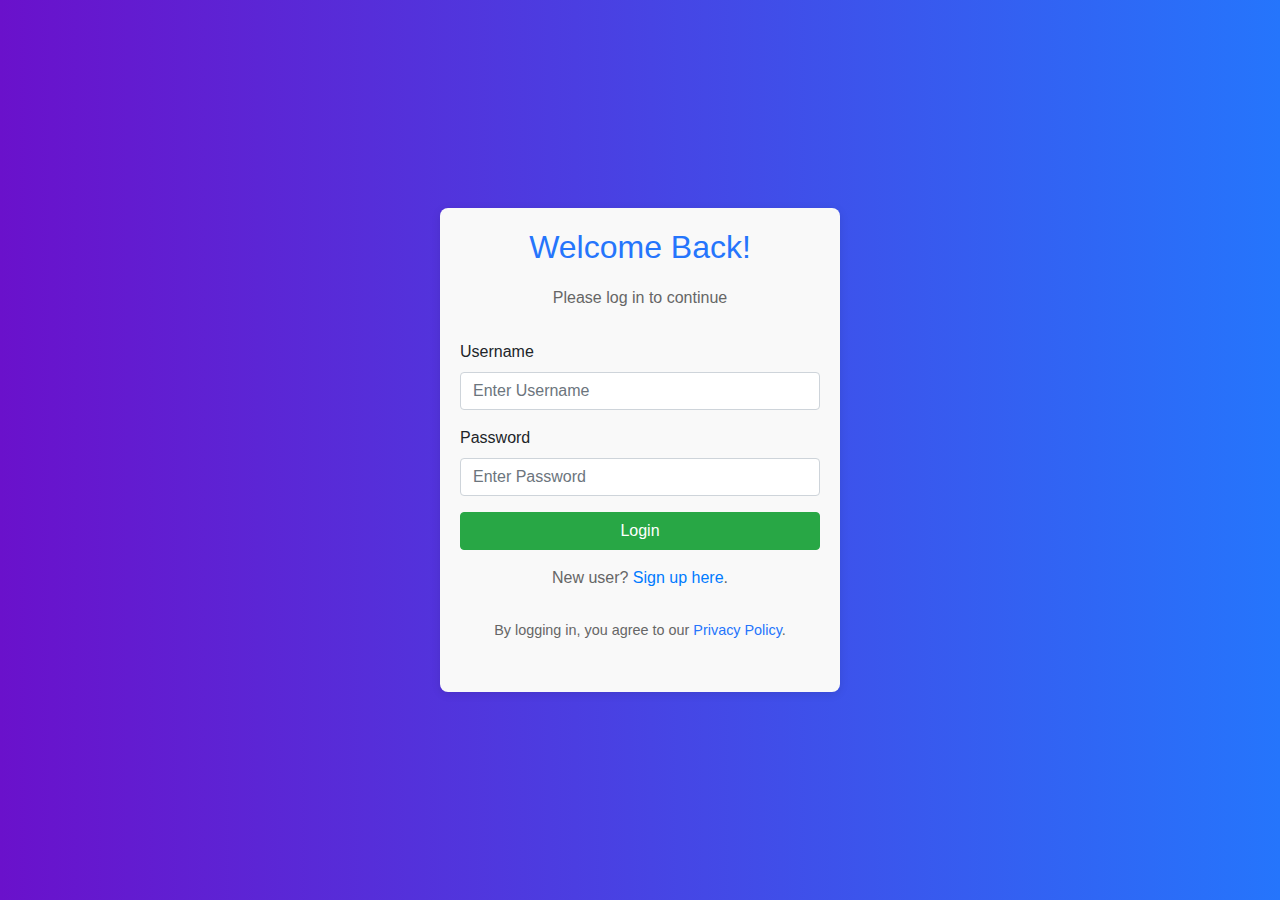
<file: index.html>
<!DOCTYPE html>
<html lang="en">
<head>
    <meta charset="UTF-8">
    <meta name="viewport" content="width=device-width, initial-scale=1.0">
    <title>Women's Safety App - Login/Signup</title>
    <link rel="stylesheet" href="https://maxcdn.bootstrapcdn.com/bootstrap/4.5.2/css/bootstrap.min.css">
    <link rel="stylesheet" href="styles.css">
    <style>
        .container-fluid {
            height: 100vh;
            display: flex;
            align-items: center;
            justify-content: center;
        }
        .form-box {
            width: 100%;
            max-width: 400px;
            background: #f9f9f9;
            padding: 20px;
            border-radius: 8px;
            box-shadow: 0 2px 10px rgba(0,0,0,0.1);
        }
        .footer {
            margin-top: 10px;
        }
    </style>
</head>
<body>

<div class="container-fluid">
    <div class="form-box" id="formBox">
        <!-- Login Form -->
        <div id="loginForm" class="form-section">
            <h2>Welcome Back!</h2>
            <p>Please log in to continue</p>
            <form onsubmit="return handleLogin(event)">
                <div class="form-group">
                    <label for="username">Username</label>
                    <input type="text" id="username" class="form-control" placeholder="Enter Username" required>
                </div>
                <div class="form-group">
                    <label for="password">Password</label>
                    <input type="password" id="password" class="form-control" placeholder="Enter Password" required>
                </div>
                <button type="submit" class="btn btn-success btn-block">Login</button>
            </form>
            <div class="mt-3 text-center">
                <p>New user? <a href="#" onclick="toggleForm()">Sign up here</a>.</p>
            </div>
            <div class="footer mt-3">
                <p>By logging in, you agree to our <a href="#">Privacy Policy</a>.</p>
            </div>
        </div>

        <!-- Signup Form -->
        <div id="signupForm" class="form-section" style="display: none;">
            <h2>Create an Account</h2>
            <form onsubmit="return handleSignup(event)">
                <div class="form-group">
                    <label for="aadhar">Aadhar Number</label>
                    <input type="text" id="aadhar" class="form-control" placeholder="Enter Aadhar Number" required>
                </div>
                <button type="button" class="btn btn-primary btn-block" onclick="sendOTP()">Verify Aadhar</button>
                
                <div id="otpSection" style="display: none;" class="mt-3">
                    <label for="otp">Enter OTP</label>
                    <input type="text" id="otp" class="form-control" placeholder="Enter OTP" required>
                    <button type="button" class="btn btn-secondary btn-block mt-2" onclick="verifyOTP()">Verify OTP</button>
                </div>

                <!-- New Username and Password Setup -->
                <div id="newUserSetup" style="display: none;" class="mt-3">
                    <div class="form-group">
                        <label for="newUsername">Username</label>
                        <input type="text" id="newUsername" class="form-control" placeholder="Create Username" required>
                    </div>
                    <div class="form-group">
                        <label for="newPassword">Password</label>
                        <input type="password" id="newPassword" class="form-control" placeholder="Create Password" required>
                    </div>
                    <button type="submit" class="btn btn-success btn-block" id="signupButton">Sign Up</button>
                </div>
            </form>
            <div class="mt-3 text-center">
                <p>Already have an account? <a href="#" onclick="toggleForm()">Login here</a>.</p>
            </div>
        </div>
    </div>
</div>

<script src="https://code.jquery.com/jquery-3.5.1.slim.min.js"></script>
<script src="https://cdn.jsdelivr.net/npm/@popperjs/core@2.9.2/dist/umd/popper.min.js"></script>
<script src="https://maxcdn.bootstrapcdn.com/bootstrap/4.5.2/js/bootstrap.min.js"></script>
<script>
    let isOtpVerified = false;

    function toggleForm() {
        const loginForm = document.getElementById("loginForm");
        const signupForm = document.getElementById("signupForm");
        if (loginForm.style.display === "none") {
            loginForm.style.display = "block";
            signupForm.style.display = "none";
        } else {
            loginForm.style.display = "none";
            signupForm.style.display = "block";
        }
    }

    function sendOTP() {
        const aadhar = document.getElementById("aadhar").value;
        if (aadhar) {
            alert("OTP sent to the registered mobile number associated with Aadhar: " + aadhar);
            document.getElementById("otpSection").style.display = "block"; // Show OTP section
        } else {
            alert("Please enter a valid Aadhar number.");
        }
    }

    function verifyOTP() {
        const otp = document.getElementById("otp").value;
        // Simulate OTP verification
        if (otp === "1234") { // Assuming "1234" is the correct OTP
            alert("OTP verified successfully!");
            isOtpVerified = true;
            document.getElementById("newUserSetup").style.display = "block"; // Show new username and password fields
        } else {
            alert("Invalid OTP. Please try again.");
        }
    }

    function handleLogin(event) {
        event.preventDefault(); // Prevent the default form submission
        const username = document.getElementById("username").value;
        const password = document.getElementById("password").value;

        // Simulate successful login for demonstration
        if (username && password) {
            // Redirect to the next page (e.g., dashboard.html)
            window.location.href = "dashboard.html";
        } else {
            alert("Please enter valid credentials.");
        }
    }

    function handleSignup(event) {
        event.preventDefault(); // Prevent the default form submission
        const aadhar = document.getElementById("aadhar").value;
        const newUsername = document.getElementById("newUsername").value;
        const newPassword = document.getElementById("newPassword").value;

        if (isOtpVerified && aadhar && newUsername && newPassword) {
            alert("Signup successful! You can now log in.");
            // Reset the form and switch to login
            toggleForm();
            document.getElementById("signupForm").reset();
            document.getElementById("otpSection").style.display = "none"; // Hide OTP section
            document.getElementById("newUserSetup").style.display = "none"; // Hide new user setup section
            isOtpVerified = false; // Reset OTP verification status
        } else {
            alert("Please fill out all fields and verify OTP.");
        }
    }
</script>
</body>
</html>
</file>
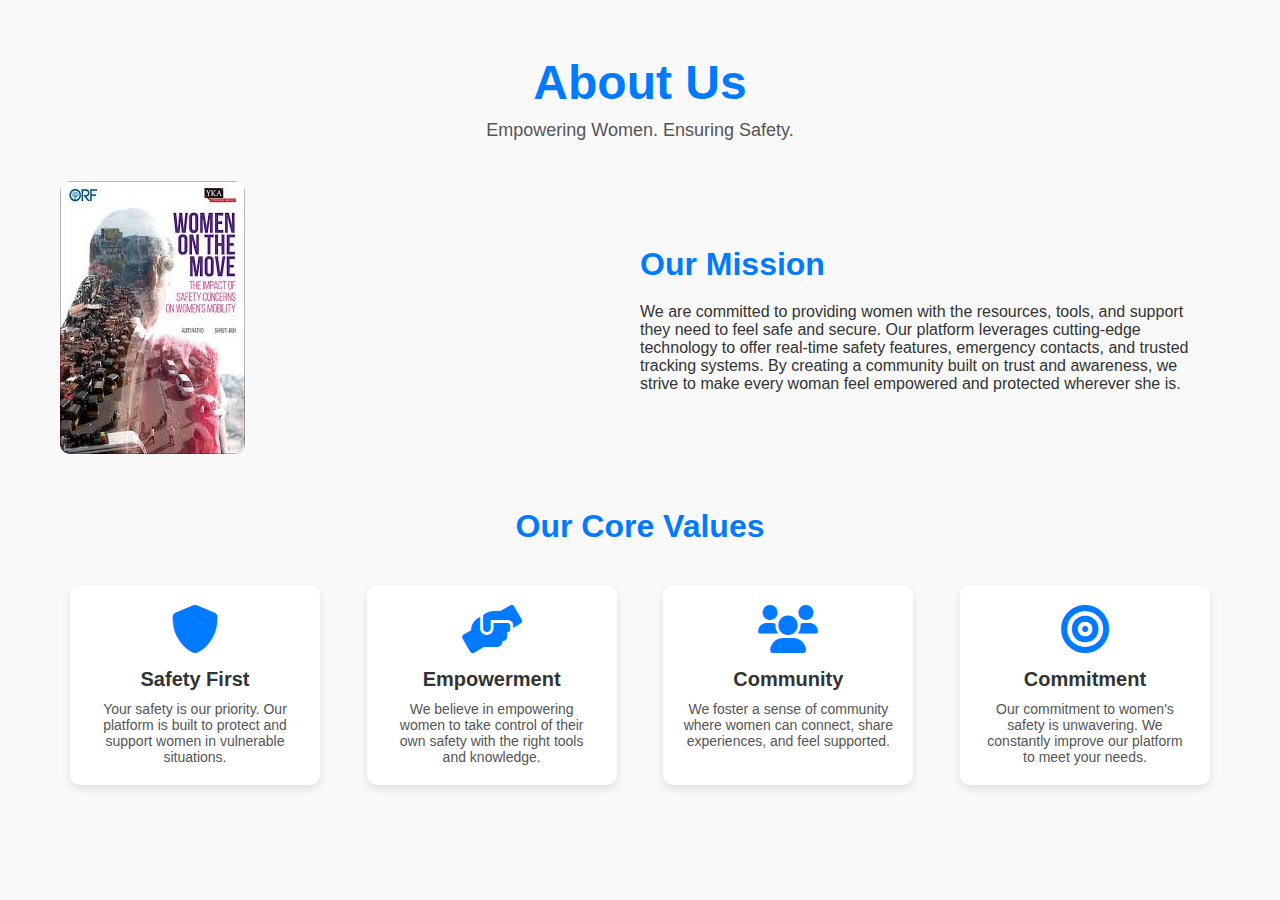
<file: about.html>
<!DOCTYPE html>
<html lang="en">
<head>
    <meta charset="UTF-8">
    <meta name="viewport" content="width=device-width, initial-scale=1.0">
    <title>About Us - Women's Safety</title>
    <link rel="stylesheet" href="about.css">
    <link rel="stylesheet" href="https://cdnjs.cloudflare.com/ajax/libs/font-awesome/6.0.0-beta3/css/all.min.css">
</head>
<body>
    <div class="about-container">
        <header>
            <h1>About Us</h1>
            <p>Empowering Women. Ensuring Safety.</p>
        </header>
        
        <section class="mission-section">
            <div class="mission-image">
                <img src="women.jpeg" alt="Mission">
            </div>
            <div class="mission-text">
                <h2>Our Mission</h2>
                <p>We are committed to providing women with the resources, tools, and support they need to feel safe and secure. Our platform leverages cutting-edge technology to offer real-time safety features, emergency contacts, and trusted tracking systems. By creating a community built on trust and awareness, we strive to make every woman feel empowered and protected wherever she is.</p>
            </div>
        </section>

        <section class="values-section">
            <h2>Our Core Values</h2>
            <div class="values">
                <div class="value-card">
                    <i class="fas fa-shield-alt"></i>
                    <h3>Safety First</h3>
                    <p>Your safety is our priority. Our platform is built to protect and support women in vulnerable situations.</p>
                </div>
                <div class="value-card">
                    <i class="fas fa-hands-helping"></i>
                    <h3>Empowerment</h3>
                    <p>We believe in empowering women to take control of their own safety with the right tools and knowledge.</p>
                </div>
                <div class="value-card">
                    <i class="fas fa-users"></i>
                    <h3>Community</h3>
                    <p>We foster a sense of community where women can connect, share experiences, and feel supported.</p>
                </div>
                <div class="value-card">
                    <i class="fas fa-bullseye"></i>
                    <h3>Commitment</h3>
                    <p>Our commitment to women's safety is unwavering. We constantly improve our platform to meet your needs.</p>
                </div>
            </div>
        </section>

       
        </section>
    </div>
</body>
</html>
</file>
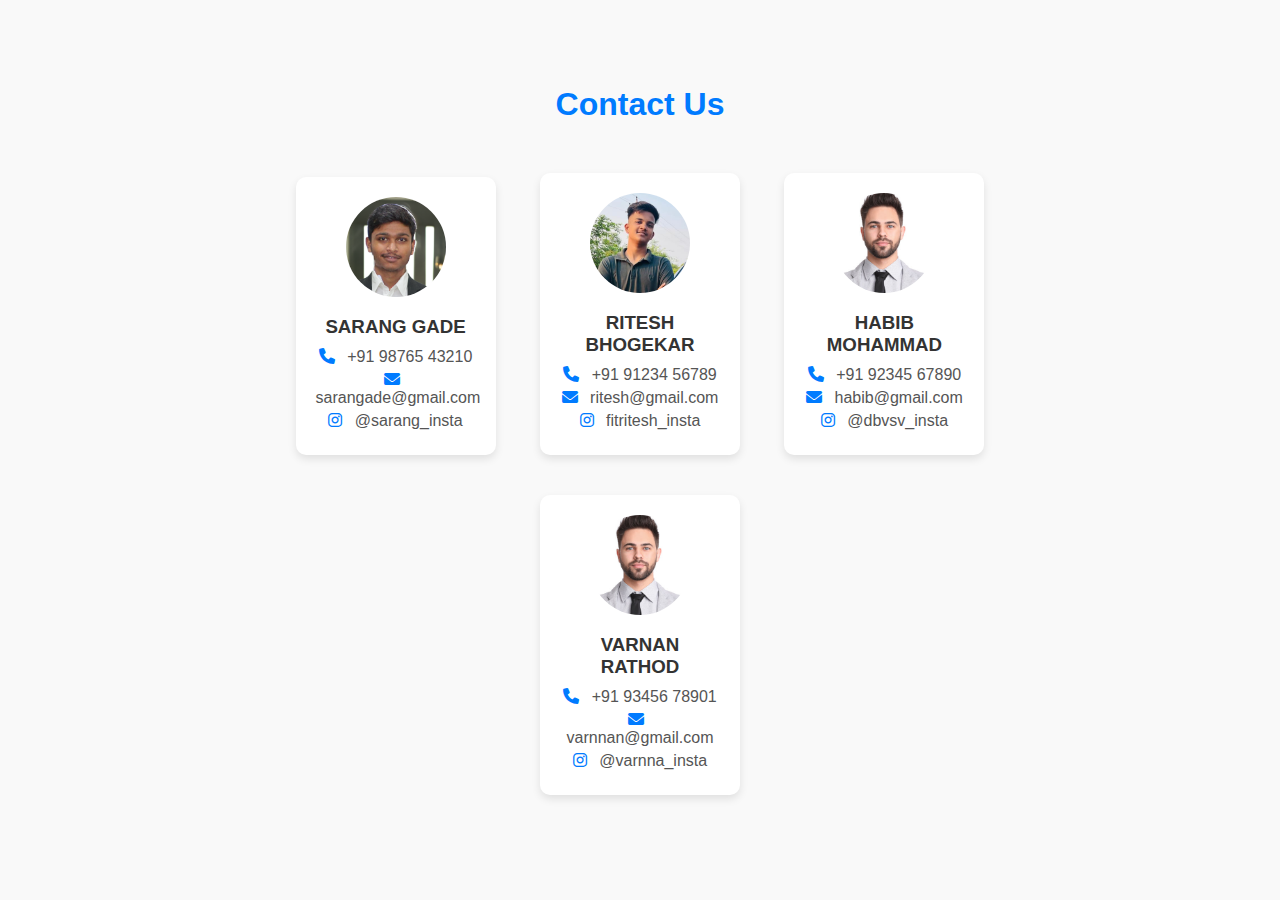
<file: contact.html>
<!DOCTYPE html>
<html lang="en">
<head>
    <meta charset="UTF-8">
    <meta name="viewport" content="width=device-width, initial-scale=1.0">
    <title>Contact Us</title>
    <link rel="stylesheet" href="contact.css">
    <link rel="stylesheet" href="https://cdnjs.cloudflare.com/ajax/libs/font-awesome/6.0.0-beta3/css/all.min.css">
</head>
<body>
    <div class="contact-container">
        <h1>Contact Us</h1>
        <div class="contact-card">
            <img src="sarang.png" alt="SARANG GADE" class="profile-pic">
            <h3>SARANG GADE</h3>
            <p><i class="fas fa-phone"></i> +91 98765 43210</p>
            <p><i class="fas fa-envelope"></i> sarangade@gmail.com</p>
            <p><i class="fab fa-instagram"></i> @sarang_insta</p>
        </div>

        <div class="contact-card">
            <img src="ritesh.jpg" alt="Pers" class="profile-pic">
            <h3>RITESH BHOGEKAR</h3>
            <p><i class="fas fa-phone"></i> +91 91234 56789</p>
            <p><i class="fas fa-envelope"></i> ritesh@gmail.com</p>
            <p><i class="fab fa-instagram"></i> fitritesh_insta</p>
        </div>

        <div class="contact-card">
            <img src="photo1.jpg" alt="Person 3" class="profile-pic">
            <h3>HABIB MOHAMMAD</h3>
            <p><i class="fas fa-phone"></i> +91 92345 67890</p>
            <p><i class="fas fa-envelope"></i> habib@gmail.com</p>
            <p><i class="fab fa-instagram"></i> @dbvsv_insta</p>
        </div>

        <div class="contact-card">
            <img src="photo1.jpg" alt="Person 4" class="profile-pic">
            <h3>VARNAN RATHOD</h3>
            <p><i class="fas fa-phone"></i> +91 93456 78901</p>
            <p><i class="fas fa-envelope"></i> varnnan@gmail.com</p>
            <p><i class="fab fa-instagram"></i> @varnna_insta</p>
        </div>
    </div>
</body>
</html>
</file>
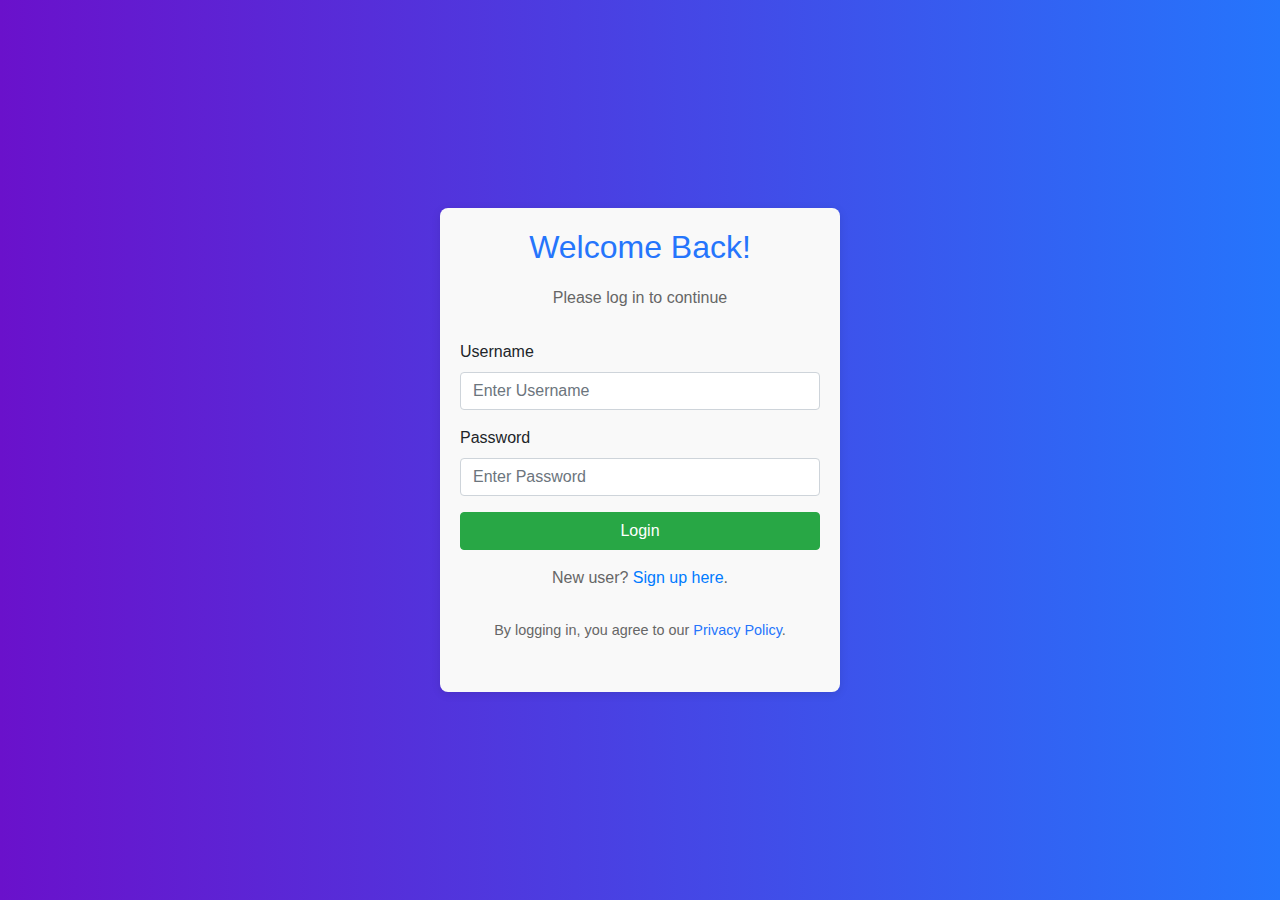
<file: habib/footer habib.html>
<!DOCTYPE html>
<html lang="en">
<head>
    <meta charset="UTF-8">
    <meta name="viewport" content="width=device-width, initial-scale=1.0">
    <title>Women's Safety App - Login/Signup</title>
    <link rel="stylesheet" href="https://maxcdn.bootstrapcdn.com/bootstrap/4.5.2/css/bootstrap.min.css">
    <link rel="stylesheet" href="/habib/footer.css">
    <style>
        .container-fluid {
            height: 100vh;
            display: flex;
            align-items: center;
            justify-content: center;
        }
        .form-box {
            width: 100%;
            max-width: 400px;
            background: #f9f9f9;
            padding: 20px;
            border-radius: 8px;
            box-shadow: 0 2px 10px rgba(0,0,0,0.1);
        }
        .footer {
            margin-top: 10px;
        }
    </style>
</head>
<body>

<div class="container-fluid">
    <div class="form-box" id="formBox">
        <!-- Login Form -->
        <div id="loginForm" class="form-section">
            <h2>Welcome Back!</h2>
            <p>Please log in to continue</p>
            <form onsubmit="return handleLogin(event)">
                <div class="form-group">
                    <label for="username">Username</label>
                    <input type="text" id="username" class="form-control" placeholder="Enter Username" required>
                </div>
                <div class="form-group">
                    <label for="password">Password</label>
                    <input type="password" id="password" class="form-control" placeholder="Enter Password" required>
                </div>
                <button type="submit" class="btn btn-success btn-block">Login</button>
            </form>
            <div class="mt-3 text-center">
                <p>New user? <a href="#" onclick="toggleForm()">Sign up here</a>.</p>
            </div>
            <div class="footer mt-3">
                <p>By logging in, you agree to our <a href="#">Privacy Policy</a>.</p>
            </div>
        </div>

        <!-- Signup Form -->
        <div id="signupForm" class="form-section" style="display: none;">
            <h2>Create an Account</h2>
            <form onsubmit="return handleSignup(event)">
                <div class="form-group">
                    <label for="aadhar">Aadhar Number</label>
                    <input type="text" id="aadhar" class="form-control" placeholder="Enter Aadhar Number" required>
                </div>
                <button type="button" class="btn btn-primary btn-block" onclick="sendOTP()">Verify Aadhar</button>
                
                <div id="otpSection" style="display: none;" class="mt-3">
                    <label for="otp">Enter OTP</label>
                    <input type="text" id="otp" class="form-control" placeholder="Enter OTP" required>
                    <button type="button" class="btn btn-secondary btn-block mt-2" onclick="verifyOTP()">Verify OTP</button>
                </div>

                <!-- New Username and Password Setup -->
                <div id="newUserSetup" style="display: none;" class="mt-3">
                    <div class="form-group">
                        <label for="newUsername">Username</label>
                        <input type="text" id="newUsername" class="form-control" placeholder="Create Username" required>
                    </div>
                    <div class="form-group">
                        <label for="newPassword">Password</label>
                        <input type="password" id="newPassword" class="form-control" placeholder="Create Password" required>
                    </div>
                    <button type="submit" class="btn btn-success btn-block" id="signupButton">Sign Up</button>
                </div>
            </form>
            <div class="mt-3 text-center">
                <p>Already have an account? <a href="#" onclick="toggleForm()">Login here</a>.</p>
            </div>
        </div>
    </div>
</div>

<script src="https://code.jquery.com/jquery-3.5.1.slim.min.js"></script>
<script src="https://cdn.jsdelivr.net/npm/@popperjs/core@2.9.2/dist/umd/popper.min.js"></script>
<script src="https://maxcdn.bootstrapcdn.com/bootstrap/4.5.2/js/bootstrap.min.js"></script>
<script>
    let isOtpVerified = false;

    function toggleForm() {
        const loginForm = document.getElementById("loginForm");
        const signupForm = document.getElementById("signupForm");
        if (loginForm.style.display === "none") {
            loginForm.style.display = "block";
            signupForm.style.display = "none";
        } else {
            loginForm.style.display = "none";
            signupForm.style.display = "block";
        }
    }

    function sendOTP() {
        const aadhar = document.getElementById("aadhar").value;
        if (aadhar) {
            alert("OTP sent to the registered mobile number associated with Aadhar: " + aadhar);
            document.getElementById("otpSection").style.display = "block"; // Show OTP section
        } else {
            alert("Please enter a valid Aadhar number.");
        }
    }

    function verifyOTP() {
        const otp = document.getElementById("otp").value;
        // Simulate OTP verification
        if (otp === "1234") { // Assuming "1234" is the correct OTP
            alert("OTP verified successfully!");
            isOtpVerified = true;
            document.getElementById("newUserSetup").style.display = "block"; // Show new username and password fields
        } else {
            alert("Invalid OTP. Please try again.");
        }
    }

    function handleLogin(event) {
        event.preventDefault(); // Prevent the default form submission
        const username = document.getElementById("username").value;
        const password = document.getElementById("password").value;

        // Simulate successful login for demonstration
        if (username && password) {
            // Redirect to the next page (e.g., dashboard.html)
            window.location.href = "dashboard.html";
        } else {
            alert("Please enter valid credentials.");
        }
    }

    function handleSignup(event) {
        event.preventDefault(); // Prevent the default form submission
        const aadhar = document.getElementById("aadhar").value;
        const newUsername = document.getElementById("newUsername").value;
        const newPassword = document.getElementById("newPassword").value;

        if (isOtpVerified && aadhar && newUsername && newPassword) {
            alert("Signup successful! You can now log in.");
            // Reset the form and switch to login
            toggleForm();
            document.getElementById("signupForm").reset();
            document.getElementById("otpSection").style.display = "none"; // Hide OTP section
            document.getElementById("newUserSetup").style.display = "none"; // Hide new user setup section
            isOtpVerified = false; // Reset OTP verification status
        } else {
            alert("Please fill out all fields and verify OTP.");
        }
    }
</script>
</body>
</html>
</file>
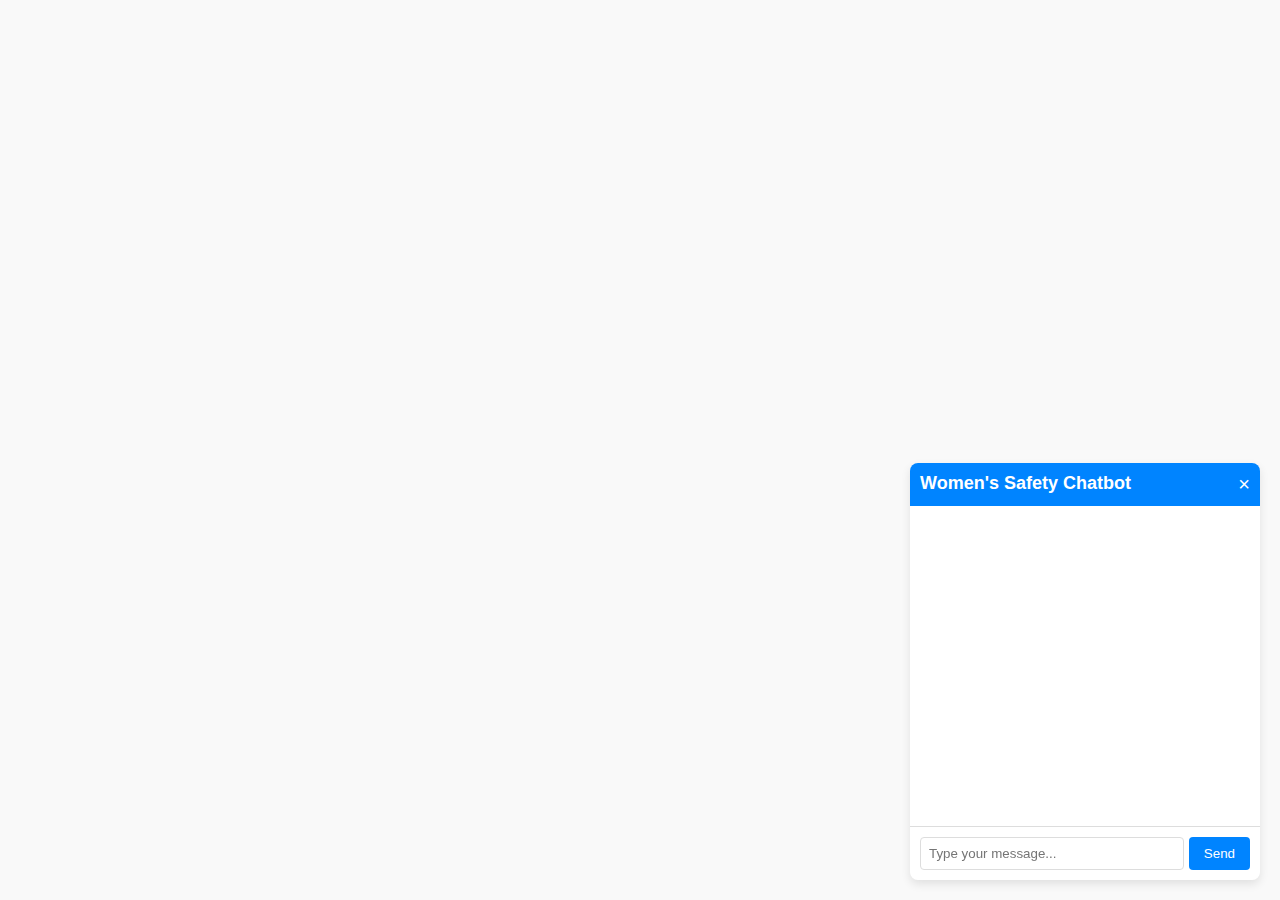
<file: ritesh/c.html>
<!DOCTYPE html>
<html lang="en">
<head>
  <meta charset="UTF-8">
  <meta name="viewport" content="width=device-width, initial-scale=1.0">
  <title>chat-bot</title>
  <link rel="stylesheet" href="c.css">
</head>
<body>
  <div class="chat-container" id="chat-container">
    <div class="chat-header" id="chat-header">
      <h2>Women's Safety Chatbot</h2>
      <span id="close-chat" class="close-btn">&times;</span>
    </div>
    <div class="chat-box" id="chat-box"></div>
    <div class="chat-input">
      <input type="text" id="user-input" placeholder="Type your message..." />
      <button onclick="sendMessage()">Send</button>
    </div>
  </div>

  <script src="c.js"></script>
</body>
</html>
</file>
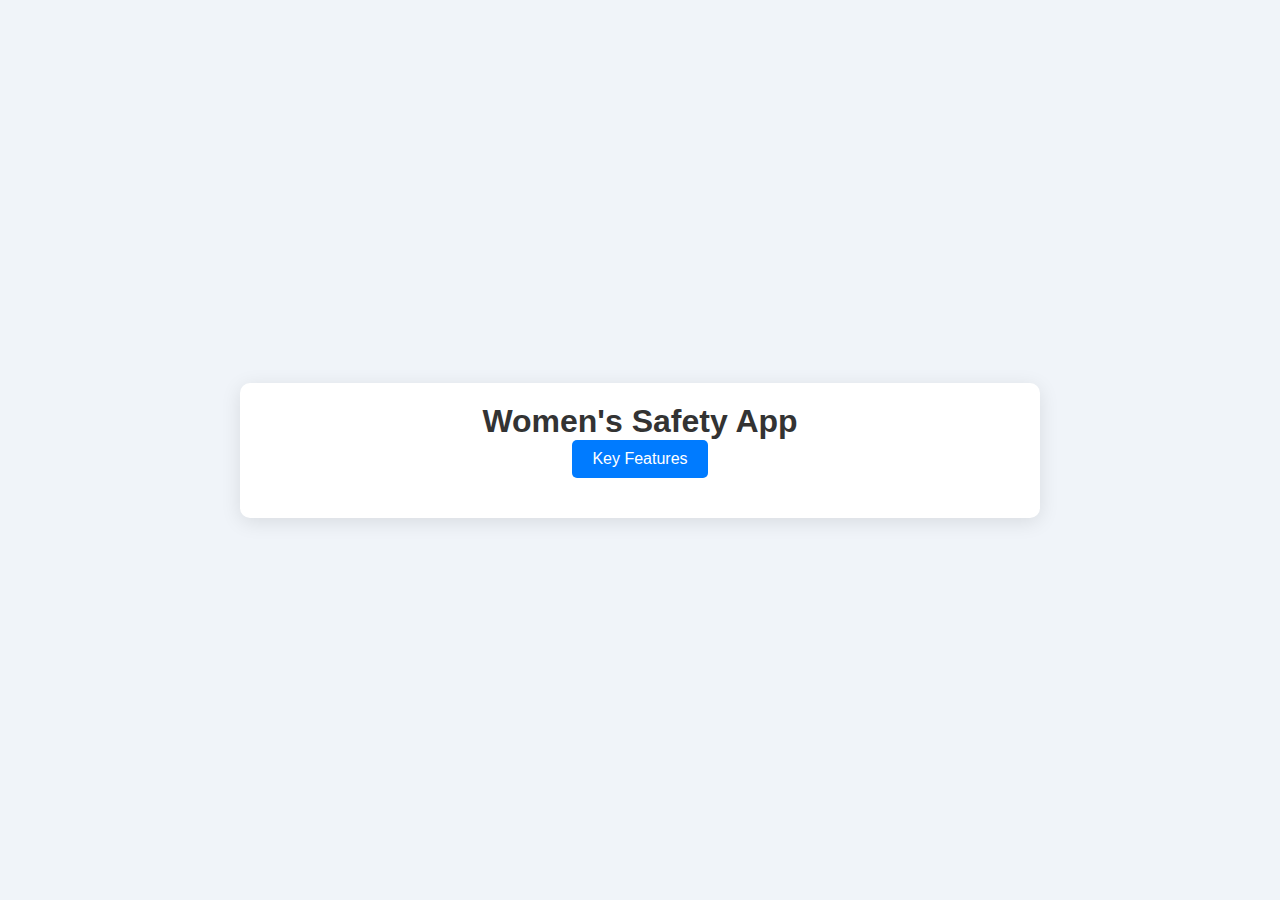
<file: ritesh/key.html>
<!DOCTYPE html>
<html lang="en">
<head>
    <meta charset="UTF-8">
    <meta name="viewport" content="width=device-width, initial-scale=1.0">
    <title>User Manual - Key Features</title>
    <link rel="stylesheet" href="key.css">
    <link rel="stylesheet" href="https://cdnjs.cloudflare.com/ajax/libs/font-awesome/6.0.0-beta3/css/all.min.css">
</head>
<body>
    <div class="container2">
        <h1>Women's Safety App</h1>
        <button id="toggle-features" onclick="toggleFeatures()">Key Features</button>

        <div id="features" class="features">
            <h2>Key Features</h2>
            <ul></ul>
                <li>
                    <i class="fas fa-satellite-dish"></i>
                    <strong>Connect to Satellite:</strong>
                    <p>Reliable connectivity through satellite communication instead of cellular networks, ensuring access in remote areas.</p>
                </li>
                <li>
                    <i class="fas fa-flag-checkered"></i>
                    <strong>Foul Words Detection:</strong>
                    <p>Advanced detection of inappropriate language to enhance safety and provide timely alerts.</p>
                </li>
                <li>
                    <i class="fas fa-phone-alt"></i>
                    <strong>Fake Call Support:</strong>
                    <p>Quickly initiate a fake call with customizable settings for emergency situations to help you feel safe.</p>
                </li>
                <li>
                    <i class="fas fa-lock"></i>
                    <strong>Password Verification:</strong>
                    <p>Recieving an call followed by Password Verification to confirm safety</p>
                </li>
                <li>
                    <i class="fas fa-microphone-alt"></i>
                    <strong>Microphone Access:</strong>
                    <p>Enable microphone access for real-time listening,sending data to live servers without any delayand alerts during critical situations.</p>
                </li>
                <li>
                    <i class="fas fa-camera"></i>
                    <strong>Camera Access:</strong>
                    <p>Real-time video capturing for emergency situations to provide evidence and support.</p>
                </li>
                <li>
                    <i class="fas fa-map-marker-alt"></i>
                    <strong>Location Access:</strong>
                    <p>Continuous tracking of user location for safety, ensuring help can find you when needed.</p>
                </li>
                <li>
                    <i class="fas fa-user-friends"></i>
                    <strong>Secure Buddy:</strong>
                    <p>Connect with trusted contacts for real-time location sharing, enhancing personal safety.</p>
                </li>
                <li>
                    <i class="fas fa-route"></i>
                    <strong>Safest Route:</strong>
                    <p>Generate and share the safest routes based on your location and current conditions.</p>
                </li>
            </ul>
        </div>
    </div>

    <script src="key.js"></script>
</body>
</html>
</file>
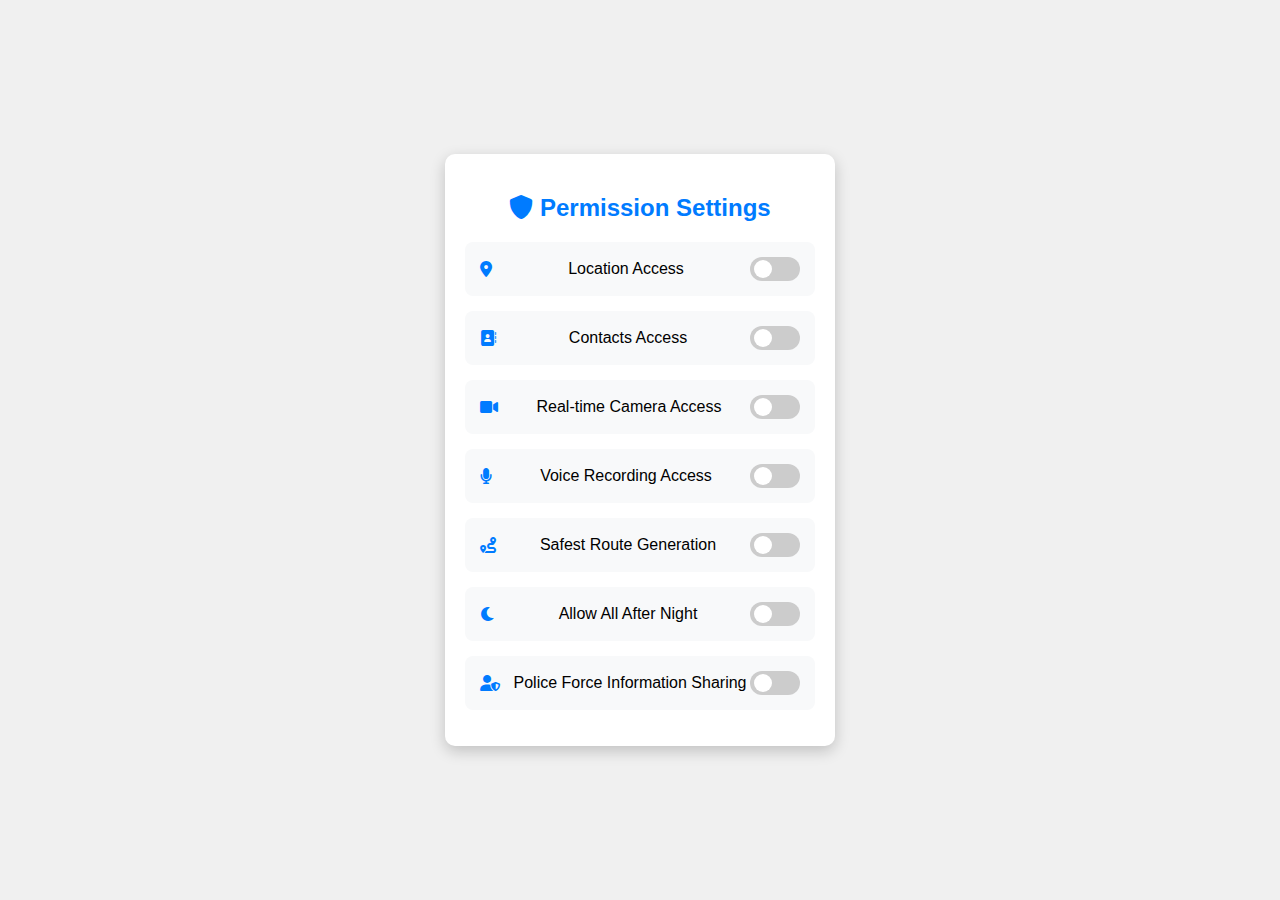
<file: ritesh/set.html>
<!DOCTYPE html>
<html lang="en">
<head>
    <meta charset="UTF-8">
    <meta name="viewport" content="width=device-width, initial-scale=1.0">
    <title>Permission Settings</title>
    <link rel="stylesheet" href="set.css">
    <link rel="stylesheet" href="https://cdnjs.cloudflare.com/ajax/libs/font-awesome/6.0.0-beta3/css/all.min.css">
</head>
<body>
    <div class="permission-container">
        <h2><i class="fas fa-shield-alt"></i> Permission Settings</h2>
        <ul class="permission-list">
            <li>
                <i class="fas fa-map-marker-alt"></i> Location Access
                <label class="switch">
                    <input type="checkbox" id="location-switch" onclick="togglePermission('location')">
                    <span class="slider"></span>
                </label>
            </li>
            <li>
                <i class="fas fa-address-book"></i> Contacts Access
                <label class="switch">
                    <input type="checkbox" id="contacts-switch" onclick="togglePermission('contacts')">
                    <span class="slider"></span>
                </label>
            </li>
            <li>
                <i class="fas fa-video"></i> Real-time Camera Access
                <label class="switch">
                    <input type="checkbox" id="camera-switch" onclick="togglePermission('camera')">
                    <span class="slider"></span>
                </label>
            </li>
            <li>
                <i class="fas fa-microphone"></i> Voice Recording Access
                <label class="switch">
                    <input type="checkbox" id="microphone-switch" onclick="togglePermission('microphone')">
                    <span class="slider"></span>
                </label>
            </li>
            <li>
                <i class="fas fa-route"></i> Safest Route Generation
                <label class="switch">
                    <input type="checkbox" id="route-switch" onclick="togglePermission('route')">
                    <span class="slider"></span>
                </label>
            </li>
            <li>
                <i class="fas fa-moon"></i> Allow All After Night
                <label class="switch">
                    <input type="checkbox" id="night-switch" onclick="togglePermission('night')">
                    <span class="slider"></span>
                </label>
            </li>
            <li>
                <i class="fas fa-user-shield"></i> Police Force Information Sharing
                <label class="switch">
                    <input type="checkbox" id="police-switch" onclick="togglePermission('police')">
                    <span class="slider"></span>
                </label>
            </li>
        </ul>
    </div>

    <script src="set.js"></script>
</body>
</html>
</file>
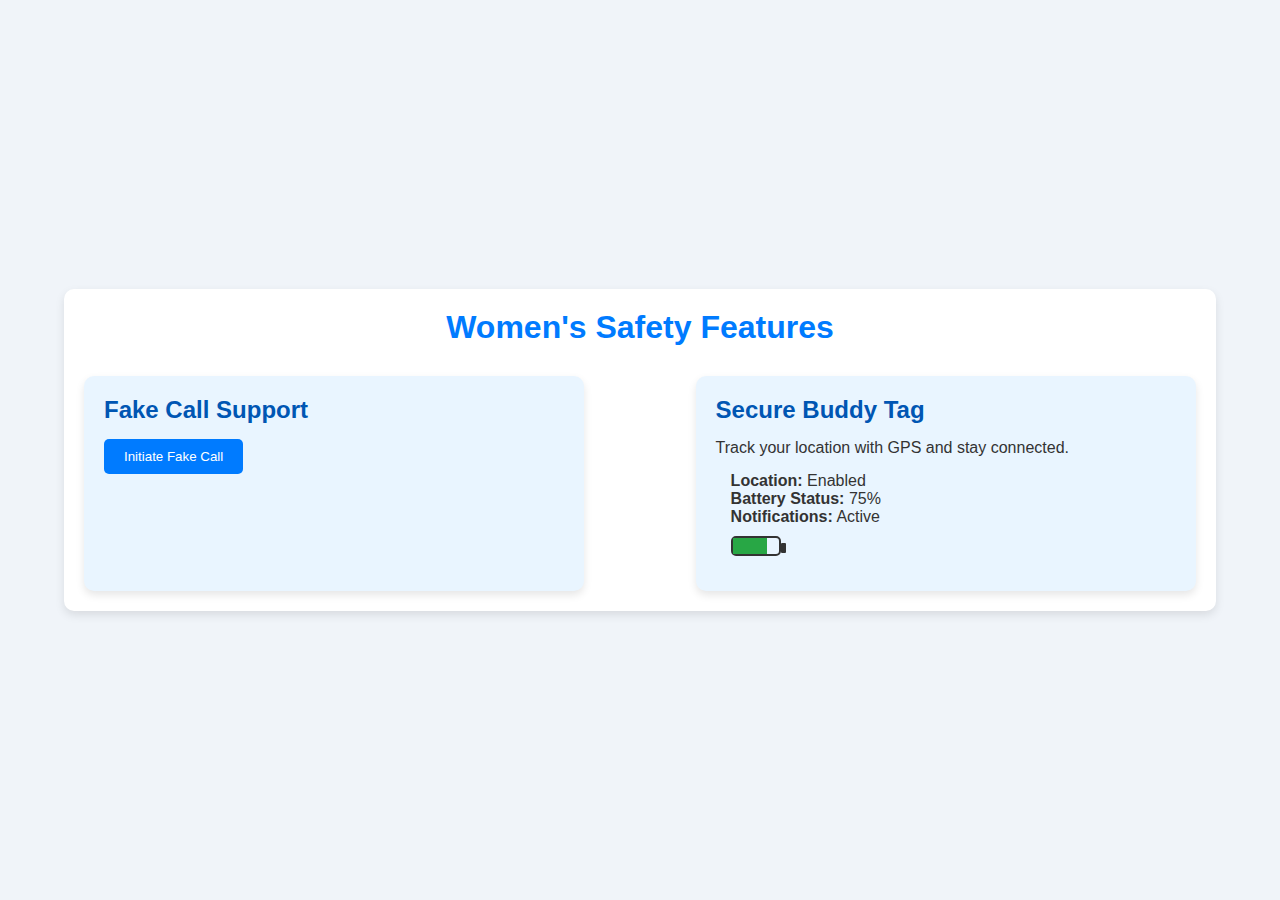
<file: ritesh/twoinone.html>
<!DOCTYPE html>
<html lang="en">
<head>
    <meta charset="UTF-8">
    <meta name="viewport" content="width=device-width, initial-scale=1.0">
    <title>Women's Safety Features</title>
    <link rel="stylesheet" href="/ritesh/twoinone.css">
</head>
<body>
    <div class="container">
        <h1>Women's Safety Features</h1>
        
        <div class="feature-row">
            <!-- Fake Call Support -->
            <div class="feature" id="fake-call-feature">
                <h2>Fake Call Support</h2>
                <button id="fake-call-btn" onclick="startFakeCall()">Initiate Fake Call</button>
                <div id="fake-call-screen">
                    <p id="fake-call-text">Dialing...</p>
                    <button id="end-call-btn" onclick="endFakeCall()">End Call</button>
                </div>
            </div>

            <!-- Secure Buddy Tag -->
            <div class="feature" id="secure-buddy-feature">
                <h2>Secure Buddy Tag</h2>
                <p>Track your location with GPS and stay connected.</p>
                <div class="buddy-details">
                    <p><strong>Location:</strong> Enabled</p>
                    <p><strong>Battery Status:</strong> <span id="battery-status">75%</span></p>
                    <p><strong>Notifications:</strong> Active</p>
                    <div class="battery-icon">
                        <div class="battery-level" style="width: 75%;"></div>
                    </div>
                </div>
            </div>
        </div>
    </div>

    <script src="/ritesh/twoinone.js"></script>
</body>
</html>
</file>
<file: styles.css>
body {
    background: linear-gradient(to right, #6a11cb, #2575fc);
    font-family: 'Arial', sans-serif;
}

.login-box {
    background: white;
    border-radius: 10px;
    padding: 40px;
    box-shadow: 0 10px 30px rgba(0, 0, 0, 0.2);
    width: 100%;
    max-width: 400px;
}

h2 {
    text-align: center;
    margin-bottom: 20px;
    color: #2575fc;
}

p {
    text-align: center;
    margin-bottom: 30px;
    color: #666;
}

.footer {
    text-align: center;
    margin-top: 20px;
    font-size: 0.9rem;
    color: #666;
}

.footer a {
    color: #2575fc;
    text-decoration: none;
}

.footer a:hover {
    text-decoration: underline;
}
</file>
<file: about.css>
/* General Styles */
* {
    margin: 0;
    padding: 0;
    box-sizing: border-box;
    font-family: 'Arial', sans-serif;
}

body {
    background-color: #f9f9f9;
    display: flex;
    justify-content: center;
    align-items: center;
    min-height: 100vh;
}

.about-container {
    width: 100%;
    max-width: 1200px;
    padding: 20px;
}

/* Header */
header {
    text-align: center;
    margin-bottom: 40px;
}

header h1 {
    color: #007bff; /* Blue */
    font-size: 48px;
    margin-bottom: 10px;
}

header p {
    color: #555;
    font-size: 18px;
}

/* Mission Section */
.mission-section {
    display: flex;
    align-items: center;
    margin-bottom: 50px;
}

.mission-image {
    flex: 1;
}

.mission-image img {
    max-width: 100%;
    border-radius: 10px;
}

.mission-text {
    flex: 1;
    padding: 0 20px;
}

.mission-text h2 {
    color: #007bff; /* Blue */
    font-size: 32px;
    margin-bottom: 20px;
}

.mission-text p {
    font-size: 16px;
    color: #333;
}

/* Core Values Section */
.values-section {
    text-align: center;
    margin-bottom: 50px;
}

.values-section h2 {
    color: #007bff; /* Blue */
    font-size: 32px;
    margin-bottom: 30px;
}

.values {
    display: flex;
    justify-content: space-between;
    flex-wrap: wrap;
}

.value-card {
    background-color: #fff;
    padding: 20px;
    border-radius: 10px;
    box-shadow: 0 4px 8px rgba(0, 0, 0, 0.1);
    width: 250px;
    margin: 10px;
    text-align: center;
}

.value-card i {
    font-size: 48px;
    color: #007bff; /* Blue */
    margin-bottom: 15px;
}

.value-card h3 {
    font-size: 20px;
    color: #333;
    margin-bottom: 10px;
}

.value-card p {
    font-size: 14px;
    color: #555;
}

/* Team Section */
.team-section {
    text-align: center;
}

.team-section h2 {
    color: #007bff; /* Blue */
    font-size: 32px;
    margin-bottom: 30px;
}

.team {
    display: flex;
    justify-content: space-around;
    flex-wrap: wrap;
}

.team-card {
    background-color: #fff;
    padding: 20px;
    border-radius: 10px;
    box-shadow: 0 4px 8px rgba(0, 0, 0, 0.1);
    width: 200px;
    margin: 10px;
    text-align: center;
}

.team-card img {
    width: 100px;
    height: 100px;
    border-radius: 50%;
    margin-bottom: 15px;
    object-fit: cover;
}

.team-card h3 {
    font-size: 18px;
    color: #333;
    margin-bottom: 5px;
}

.team-card p {
    font-size: 14px;
    color: #555;
}
</file>
<file: contact.css>
* {
    margin: 0;
    padding: 0;
    box-sizing: border-box;
    font-family: Arial, sans-serif;
}

body {
    background-color: #f9f9f9;
    display: flex;
    justify-content: center;
    align-items: center;
    height: 100vh;
}

.contact-container {
    text-align: center;
    max-width: 900px;
    width: 100%;
}

h1 {
    margin-bottom: 30px;
    color: #007BFF;
}

.contact-card {
    background-color: #fff;
    border-radius: 10px;
    box-shadow: 0 4px 8px rgba(0, 0, 0, 0.1);
    margin: 20px;
    padding: 20px;
    display: inline-block;
    width: 200px;
    text-align: center;
    transition: transform 0.3s ease-in-out;
}

.contact-card:hover {
    transform: scale(1.05);
}

.profile-pic {
    width: 100px;
    height: 100px;
    border-radius: 50%;
    object-fit: cover;
    margin-bottom: 15px;
}

h3 {
    color: #333;
    margin-bottom: 10px;
}

p {
    color: #555;
    margin: 5px 0;
}

p i {
    color: #007BFF;
    margin-right: 8px;
}

.contact-card a {
    text-decoration: none;
    color: inherit;
    transition: color 0.3s;
}

.contact-card a:hover {
    color: #0056b3;
}
</file>
<file: habib/footer.css>
body {
    background: linear-gradient(to right, #6a11cb, #2575fc);
    font-family: 'Arial', sans-serif;
}

.login-box {
    background: white;
    border-radius: 10px;
    padding: 40px;
    box-shadow: 0 10px 30px rgba(0, 0, 0, 0.2);
    width: 100%;
    max-width: 400px;
}

h2 {
    text-align: center;
    margin-bottom: 20px;
    color: #2575fc;
}

p {
    text-align: center;
    margin-bottom: 30px;
    color: #666;
}

.footer {
    text-align: center;
    margin-top: 20px;
    font-size: 0.9rem;
    color: #666;
}

.footer a {
    color: #2575fc;
    text-decoration: none;
}

.footer a:hover {
    text-decoration: underline;
}
</file>
<file: ritesh/c.css>
body {
    font-family: Arial, sans-serif;
    background-color: #f9f9f9;
    height: 100vh;
    margin: 0;
    display: flex;
    justify-content: center;
    align-items: center;
    position: relative;
  }
  
  .chat-container {
    width: 350px;
    background-color: #fff;
    border-radius: 8px;
    box-shadow: 0 4px 10px rgba(0, 0, 0, 0.1);
    display: flex;
    flex-direction: column;
    position: fixed;
    bottom: 20px;
    right: 20px;
    z-index: 1000;
    overflow: hidden;
    cursor: move; /* Cursor for dragging */
  }

  /* Draggable header */
  .chat-header {
    background-color: #0084ff;
    color: #fff;
    padding: 10px;
    text-align: center;
    display: flex;
    justify-content: space-between;
    cursor: move; /* Add cursor here too for the draggable header */
  }

  .chat-header h2 {
    margin: 0;
    font-size: 18px;
  }

  .close-btn {
    cursor: pointer;
    font-size: 20px;
  }
  
  .chat-box {
    height: 300px;
    padding: 10px;
    overflow-y: auto;
    border-bottom: 1px solid #ddd;
    display: flex;
    flex-direction: column;
  }
  
  .chat-box .message {
    margin: 5px 0;
    padding: 8px;
    border-radius: 4px;
    max-width: 80%;
  }
  
  .chat-box .user-message {
    background-color: #0084ff;
    color: white;
    align-self: flex-end;
  }
  
  .chat-box .bot-message {
    background-color: #f1f0f0;
    color: black;
    align-self: flex-start;
  }
  
  .chat-input {
    display: flex;
    padding: 10px;
  }
  
  .chat-input input {
    flex: 1;
    padding: 8px;
    border-radius: 4px;
    border: 1px solid #ddd;
  }
  
  .chat-input button {
    background-color: #0084ff;
    color: white;
    border: none;
    padding: 8px 15px;
    border-radius: 4px;
    margin-left: 5px;
    cursor: pointer;
  }
  
  .chat-input button:hover {
    background-color: #005bb5;
  }
</file>
<file: ritesh/key.css>
* {
    box-sizing: border-box;
    margin: 0;
    padding: 0;
}

body {
    font-family: Arial, sans-serif;
    background-color: #f0f4f9;
    color: #333;
    display: flex;
    justify-content: center;
    align-items: center;
    height: 100vh;
}

.container2 {
    background-color: #fff;
    border-radius: 10px;
    box-shadow: 0 4px 20px rgba(0, 0, 0, 0.1);
    width: 90%;
    padding: 20px;
    max-width: 800px;
    text-align: center;
}

#hh1 {
    color: #007BFF;
    margin-bottom: 20px;
}

#toggle-features {
    background-color: #007BFF;
    color: white;
    padding: 10px 20px;
    border: none;
    border-radius: 5px;
    cursor: pointer;
    transition: background-color 0.3s;
    font-size: 16px;
    margin-bottom: 20px;
}

#toggle-features:hover {
    background-color: #0056b3;
}

.features {
    display: none; /* Hide features by default */
    margin-top: 20px;
    background-color: #e9f5ff;
    padding: 20px;
    border-radius: 10px;
    box-shadow: 0 4px 10px rgba(0, 0, 0, 0.1);
}

.features h2 {
    color: #0056b3;
    margin-bottom: 15px;
}

.features ul {
    list-style-type: none;
    padding: 0;
}

.features li {
    margin: 15px 0;
    padding: 15px;
    background-color: #fff;
    border-radius: 5px;
    box-shadow: 0 2px 5px rgba(0, 0, 0, 0.1);
    display: flex;
    align-items: center;
}

.features li i {
    font-size: 24px;
    color: #007BFF;
    margin-right: 15px;
}

.features li strong {
    color: #007BFF;
    font-size: 18px;
}

.features li p {
    margin-top: 5px;
    color: #555;
}
</file>
<file: ritesh/set.css>
body {
    font-family: Arial, sans-serif;
    background-color: #f0f0f0;
    display: flex;
    justify-content: center;
    align-items: center;
    height: 100vh;
    margin: 0;
}

.permission-container {
    background-color: #fff;
    padding: 20px;
    border-radius: 10px;
    box-shadow: 0 5px 15px rgba(0, 0, 0, 0.2);
    width: 350px;
    text-align: center;
}

.permission-container h2 {
    font-size: 24px;
    margin-bottom: 20px;
    color: #007BFF;
}

.permission-list {
    list-style-type: none;
    padding: 0;
}

.permission-list li {
    margin-bottom: 15px;
    font-size: 16px;
    padding: 15px;
    background-color: #f8f9fa;
    border-radius: 8px;
    display: flex;
    justify-content: space-between;
    align-items: center;
    cursor: pointer;
    transition: background-color 0.3s;
}

.permission-list li:hover {
    background-color: #e9ecef;
}

.permission-list i {
    margin-right: 10px;
    color: #007BFF;
}

/* Toggle switch styling */
.switch {
    position: relative;
    display: inline-block;
    width: 50px;
    height: 24px;
}

.switch input {
    opacity: 0;
    width: 0;
    height: 0;
}

.slider {
    position: absolute;
    cursor: pointer;
    top: 0;
    left: 0;
    right: 0;
    bottom: 0;
    background-color: #ccc;
    transition: 0.4s;
    border-radius: 24px;
}

.slider:before {
    position: absolute;
    content: "";
    height: 18px;
    width: 18px;
    left: 4px;
    bottom: 3px;
    background-color: white;
    transition: 0.4s;
    border-radius: 50%;
}

input:checked + .slider {
    background-color: #007BFF;
}

input:checked + .slider:before {
    transform: translateX(26px);
}
</file>
<file: ritesh/twoinone.css>
* {
    box-sizing: border-box;
    margin: 0;
    padding: 0;
}

body {
    font-family: Arial, sans-serif;
    background-color: #f0f4f9;
    color: #333;
    display: flex;
    justify-content: center;
    align-items: center;
    height: 100vh;
}

.container {
    background-color: #fff;
    border-radius: 10px;
    box-shadow: 0 4px 10px rgba(0, 0, 0, 0.1);
    width: 90%;
    padding: 20px;
    max-width: 1200px;
}

h1 {
    text-align: center;
    color: #007BFF;
    margin-bottom: 30px;
}

.feature-row {
    display: flex;
    justify-content: space-between;
    gap: 20px;
}

.feature {
    background-color: #e9f5ff;
    padding: 20px;
    border-radius: 10px;
    width: 45%; /* Adjust width of each feature box */
    box-shadow: 0 4px 8px rgba(0, 0, 0, 0.1);
}

.feature h2 {
    color: #0056b3;
    margin-bottom: 15px;
}

#fake-call-btn {
    background-color: #007BFF;
    color: white;
    padding: 10px 20px;
    border: none;
    border-radius: 5px;
    cursor: pointer;
    transition: background-color 0.3s;
}

#fake-call-btn:hover {
    background-color: #0056b3;
}

#fake-call-screen {
    display: none;
    margin-top: 20px;
    text-align: center;
}

#fake-call-text {
    font-size: 1.5em;
    color: #333;
}

#end-call-btn {
    margin-top: 20px;
    padding: 10px 20px;
    background-color: #d9534f;
    color: white;
    border: none;
    border-radius: 5px;
    cursor: pointer;
}

#end-call-btn:hover {
    background-color: #c9302c;
}

.buddy-details {
    background-color: #e9f5ff;
    padding: 15px;
    border-radius: 10px;
}

.battery-icon {
    width: 50px;
    height: 20px;
    border: 2px solid #333;
    border-radius: 5px;
    position: relative;
    margin-top: 10px;
}

.battery-icon::after {
    content: '';
    width: 5px;
    height: 10px;
    background-color: #333;
    position: absolute;
    top: 5px;
    right: -7px;
    border-radius: 1px;
}

.battery-level {
    height: 100%;
    background-color: #28a745;
}
</file>
